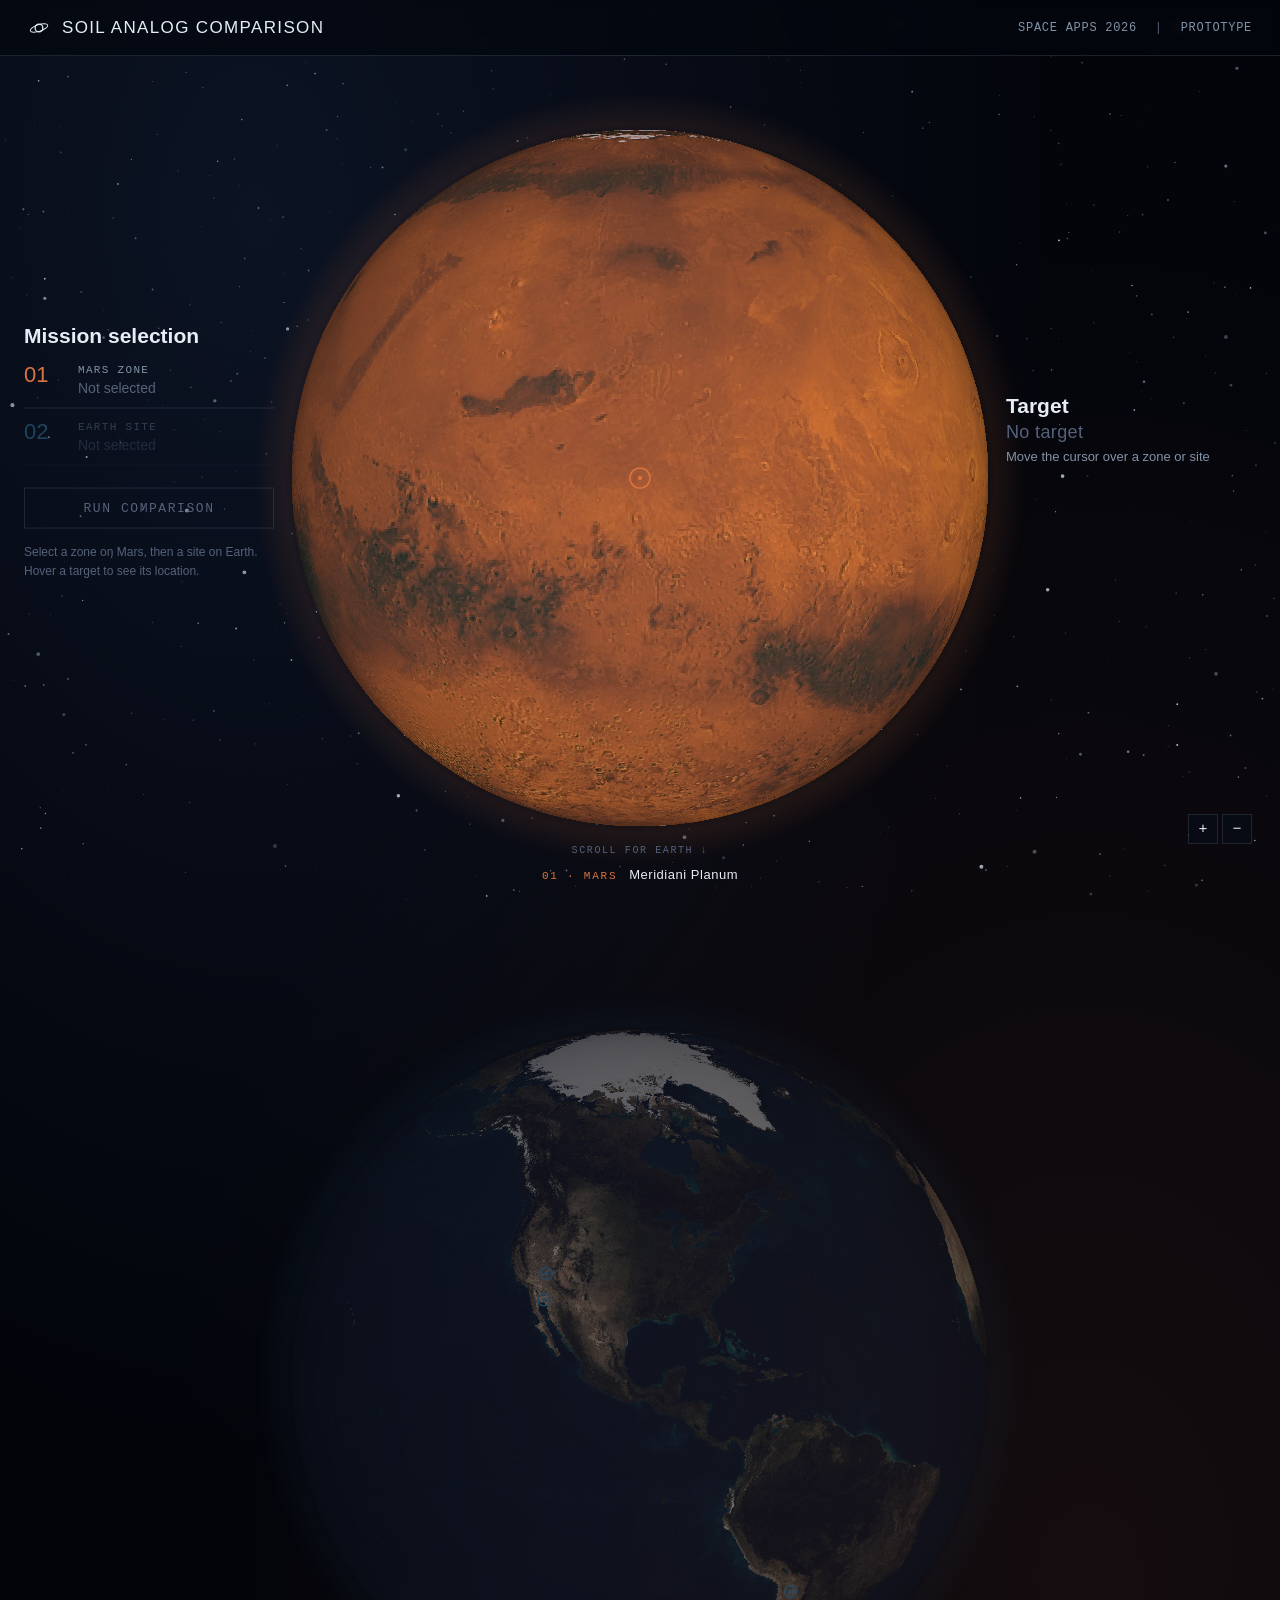
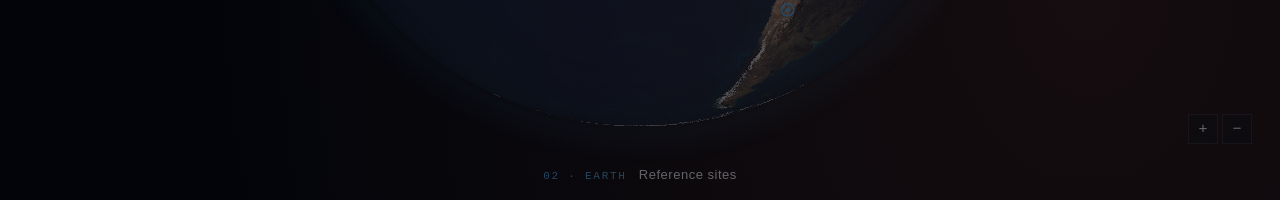
<file: index.html>
<!doctype html>
<html lang="en">
<head>
  <meta charset="UTF-8">
  <meta name="viewport" content="width=device-width, initial-scale=1.0">
  <title>Soil Analog Comparison · Mars and Earth</title>
  <link rel="stylesheet" href="styles.css">
</head>
<body class="space">
  <canvas id="stars" class="stars" aria-hidden="true"></canvas>

  <header class="topbar">
    <div class="brand">
      <svg class="mark" viewBox="0 0 24 24" aria-hidden="true">
        <circle cx="12" cy="12" r="4.2" fill="none" stroke="currentColor" stroke-width="1.4"/>
        <ellipse cx="12" cy="12" rx="10" ry="3.6" fill="none" stroke="currentColor" stroke-width="1" transform="rotate(-18 12 12)"/>
      </svg>
      <span class="brand-name">Soil Analog Comparison</span>
    </div>
    <div class="topbar-right">
      <span>Space Apps 2026</span>
      <span class="sep">|</span>
      <span>Prototype</span>
    </div>
  </header>

  <aside class="panel steps" aria-label="Selection steps">
    <h2 class="panel-title">Mission selection</h2>

    <div class="step" id="stepMars">
      <div class="step-num">01</div>
      <div class="step-body">
        <div class="step-label">Mars zone</div>
        <div class="step-value empty" id="marsSel">Not selected</div>
      </div>
    </div>

    <div class="step locked" id="stepEarth">
      <div class="step-num">02</div>
      <div class="step-body">
        <div class="step-label">Earth site</div>
        <div class="step-value empty" id="earthSel">Not selected</div>
      </div>
    </div>

    <a class="cta" id="compareBtn" href="#" aria-disabled="true">Run comparison</a>
    <p class="fine">Select a zone on Mars, then a site on Earth. Hover a target to see its location.</p>
  </aside>

  <aside class="panel readout" aria-live="polite">
    <h2 class="panel-title">Target</h2>
    <div class="readout-body is-idle" id="readout">
      <div class="r-media" id="rMedia" hidden><img id="rImg" alt=""></div>
      <div class="r-title">No target</div>
      <div class="r-sub">Move the cursor over a zone or site</div>
    </div>
  </aside>

  <main>
    <section class="world-section mars-section" aria-label="Mars">
      <figure class="planet mars">
        <div class="glow"></div>
        <canvas id="marsCanvas" aria-label="Mars globe"></canvas>
      </figure>
      <div class="zoom">
        <button type="button" data-zoom="mars" data-dir="in" aria-label="Zoom in on Mars">+</button>
        <button type="button" data-zoom="mars" data-dir="out" aria-label="Zoom out on Mars">−</button>
      </div>
      <div class="world-label">
        <span class="cap-key">01 · Mars</span>
        <span class="cap-val">Meridiani Planum</span>
      </div>
      <div class="scroll-hint">Scroll for Earth ↓</div>
    </section>

    <section class="world-section earth-section" id="earthFigure" aria-label="Earth">
      <figure class="planet earth">
        <div class="glow"></div>
        <canvas id="earthCanvas" aria-label="Earth globe"></canvas>
      </figure>
      <div class="zoom">
        <button type="button" data-zoom="earth" data-dir="in" aria-label="Zoom in on Earth">+</button>
        <button type="button" data-zoom="earth" data-dir="out" aria-label="Zoom out on Earth">−</button>
      </div>
      <div class="world-label">
        <span class="cap-key">02 · Earth</span>
        <span class="cap-val">Reference sites</span>
      </div>
    </section>
  </main>

  <script src="assets/textures.js"></script>
  <script src="data.js"></script>
  <script src="globe.js"></script>
  <script src="index.js"></script>
</body>
</html>
</file>
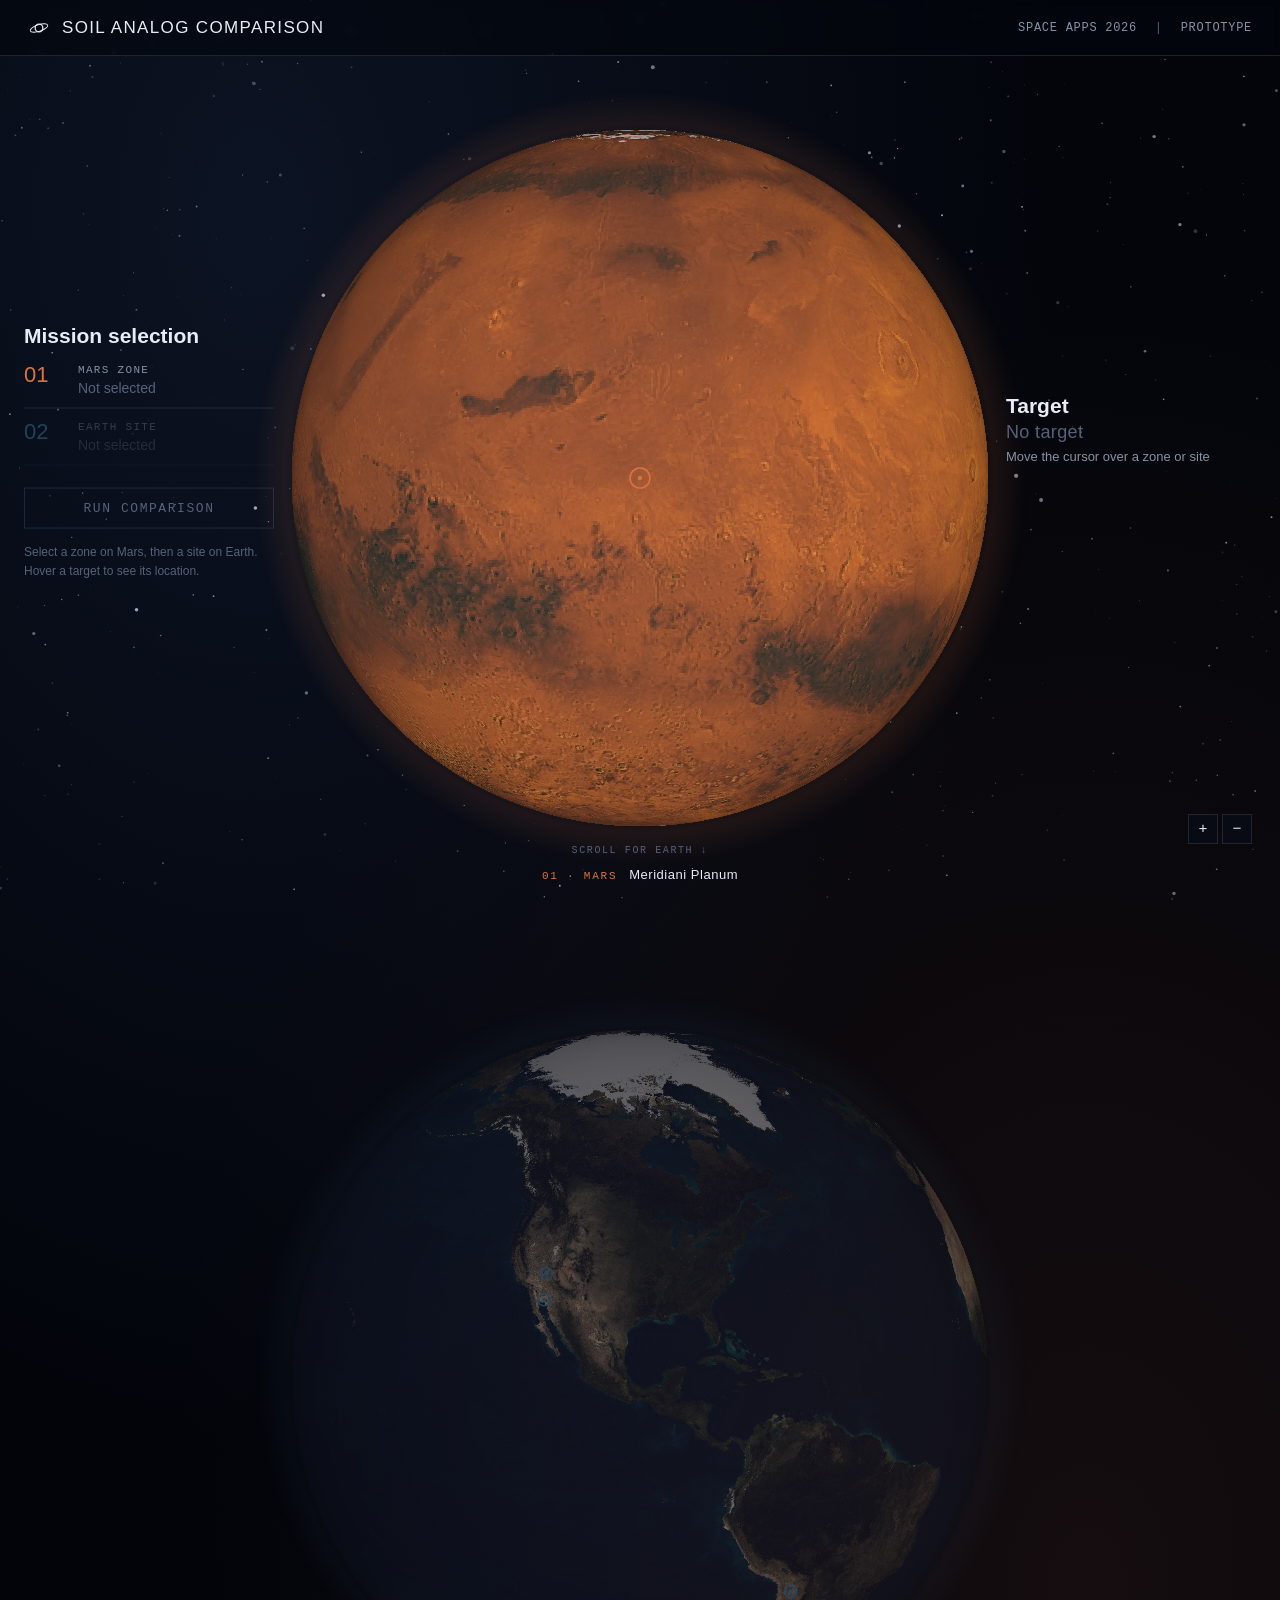
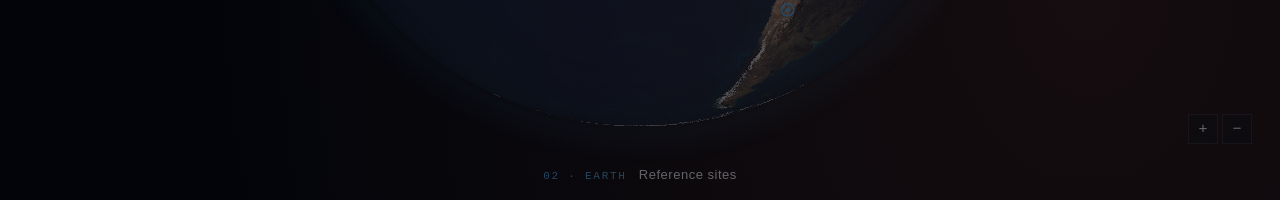
<file: compare.html>
<!doctype html>
<html lang="en">
<head>
  <meta charset="UTF-8">
  <meta name="viewport" content="width=device-width, initial-scale=1.0">
  <title>Comparison · Soil Analog Comparison</title>
  <link rel="stylesheet" href="styles.css">
</head>
<body class="page">
  <header class="topbar">
    <div class="brand">
      <svg class="mark" viewBox="0 0 24 24" aria-hidden="true">
        <circle cx="12" cy="12" r="4.2" fill="none" stroke="currentColor" stroke-width="1.4"/>
        <ellipse cx="12" cy="12" rx="10" ry="3.6" fill="none" stroke="currentColor" stroke-width="1" transform="rotate(-18 12 12)"/>
      </svg>
      <span class="brand-name">Soil Analog Comparison</span>
    </div>
    <div class="topbar-right"><span>Space Apps 2026</span><span class="sep">|</span><span>Prototype</span></div>
  </header>

  <div class="page-head">
    <div>
      <p class="kicker">Head to head</p>
      <h1 id="title"></h1>
    </div>
    <a class="back" href="index.html">← Back to selection</a>
  </div>

  <main class="wrap">

    <!-- Main statistics: Earth on the left, Mars on the right, statistics in between -->
    <section class="versus" aria-label="Main statistics">
      <div class="versus-top">
        <div class="side earth">
          <canvas id="earthGlobe" aria-label="Earth site"></canvas>
          <h2 id="earthName"></h2>
          <p class="place" id="earthPlace"></p>
        </div>

        <div class="centre">
          <p class="c-label">Mineral similarity · full region</p>
          <p class="c-big" id="simBig"></p>
          <p class="c-sub" id="simSub"></p>
        </div>

        <div class="side mars">
          <canvas id="marsGlobe" aria-label="Mars zone"></canvas>
          <h2 id="marsName"></h2>
          <p class="place" id="marsPlace"></p>
        </div>
      </div>

      <div class="mainbar">
        <div class="mb-head">
          <span class="mb-label">Overall similarity</span>
          <span class="mb-value" id="mbValue"></span>
        </div>
        <div class="mb-track"><div class="mb-fill" id="mbFill"></div></div>
        <p class="mb-sub" id="mbSub"></p>
      </div>

      <div class="versus-rows" id="versusRows"></div>
    </section>

    <!-- Other statistics -->
    <section class="sec">
      <h2>Criteria · full region <span class="note">Weight 1–3 · points lost add up to 100 − similarity</span></h2>
      <div class="table-wrap">
        <table>
          <thead>
            <tr>
              <th>Criterion</th><th>Mars target</th><th>Measured on Earth</th>
              <th class="n">Weight</th><th class="n">Match</th><th class="n">Points lost</th>
            </tr>
          </thead>
          <tbody id="criteriaRows"></tbody>
        </table>
      </div>
    </section>

    <div class="two">
      <section class="sec">
        <h2>Composition <span class="note" id="compNote"></span></h2>
        <div class="table-wrap">
          <table>
            <thead><tr><th>Property</th><th>Mars</th><th class="n" id="compEarth"></th></tr></thead>
            <tbody id="compRows"></tbody>
          </table>
        </div>
      </section>

      <section class="sec">
        <h2>Surface conditions</h2>
        <div class="table-wrap">
          <table>
            <tbody id="condRows"></tbody>
          </table>
        </div>
      </section>
    </div>

    <section class="sec">
      <h2>Mineral groups · EMIT <span class="note">Share of all detections in the region</span></h2>
      <div class="table-wrap">
        <table>
          <thead>
            <tr><th>Group</th><th class="n">Share</th><th class="n">Minerals mapped</th><th class="n">Flagged for review</th></tr>
          </thead>
          <tbody id="emitRows"></tbody>
        </table>
      </div>
    </section>

    <section class="sec">
      <h2>Terrain · full table <span class="note">Slope and roughness from 30 m DEM data</span></h2>
      <div class="table-wrap">
        <table>
          <thead>
            <tr><th>Metric</th><th class="n">Victoria</th><th class="n" id="tSiteHead"></th><th class="n">Difference</th><th class="n">Relative difference</th></tr>
          </thead>
          <tbody id="terrainRows"></tbody>
        </table>
      </div>
      <p class="tline" id="tLine"></p>
      <ul class="notes" id="terrainNotes" style="margin-top:12px"></ul>
    </section>

    <section class="sec">
      <h2>Similarity summary</h2>
      <div class="table-wrap">
        <table>
          <tbody id="simRows"></tbody>
        </table>
      </div>
    </section>

    <section class="sec">
      <h2>Observations</h2>
      <ul class="notes" id="notes"></ul>
    </section>

    <section class="sec">
      <h2>Mars reference signals <span class="note">CRISM surface and TES regional background</span></h2>
      <div class="table-wrap">
        <table>
          <thead><tr><th>Source</th><th>Mineral or group</th><th>Level</th><th>Unit</th><th class="n">Value</th></tr></thead>
          <tbody id="marsRows"></tbody>
        </table>
      </div>
    </section>

  <script src="assets/textures.js"></script>
  <script src="data.js"></script>
  <script src="globe.js"></script>
  <script src="compare.js"></script>
</body>
</html>
</file>
<file: styles.css>
:root {
  --space: #02040a;
  --panel: rgba(8, 13, 22, 0.78);
  --panel-solid: #0b1119;
  --line: rgba(150, 180, 210, 0.16);
  --line-strong: rgba(150, 180, 210, 0.3);
  --text: #e7edf5;
  --muted: #8393a6;
  --dim: #55627a;
  --mars: #d9733f;
  --earth: #4aa3df;
  --head: Candara, "Gill Sans", "Gill Sans MT", sans-serif;
  --body: Corbel, "Gill Sans", "Gill Sans MT", sans-serif;
  --data: "Lucida Console", "Lucida Sans Typewriter", monospace;
}

* { box-sizing: border-box; }
html, body { margin: 0; padding: 0; }
body {
  color: var(--text);
  font: 14px/1.5 var(--body);
  background: var(--space);
  min-height: 100vh;
}
a { color: inherit; text-decoration: none; }
h1, h2, h3, p, ul, figure { margin: 0; }
ul { padding: 0; list-style: none; }
button { font: inherit; }
:focus-visible { outline: 1px solid var(--earth); outline-offset: 3px; }

/* ---------- Space background (index) ---------- */
.space {
  background:
    radial-gradient(ellipse at 20% 12%, rgba(44, 70, 120, 0.22), transparent 55%),
    radial-gradient(ellipse at 85% 88%, rgba(120, 60, 40, 0.16), transparent 60%),
    linear-gradient(180deg, #03050b 0%, #02040a 100%);
}
.stars {
  position: fixed;
  inset: 0;
  width: 100%;
  height: 100%;
  z-index: 0;
  pointer-events: none;
}

/* ---------- Top bar ---------- */
.topbar {
  position: relative;
  z-index: 2;
  height: 56px;
  padding: 0 28px;
  display: flex;
  align-items: center;
  justify-content: space-between;
  border-bottom: 1px solid var(--line);
  background: rgba(3, 6, 12, 0.6);
  backdrop-filter: blur(4px);
}
.brand { display: flex; align-items: center; gap: 12px; }
.mark { width: 22px; height: 22px; color: var(--text); }
.brand-name {
  font: 17px var(--head);
  letter-spacing: 0.08em;
  text-transform: uppercase;
}
.topbar-right {
  font: 12px var(--data);
  letter-spacing: 0.06em;
  color: var(--muted);
  text-transform: uppercase;
}
.topbar-right .sep { margin: 0 10px; color: var(--dim); }

/* ---------- Index: one full-height world per screen ---------- */
.space { min-height: 100vh; overflow-x: hidden; }
html { scroll-snap-type: y proximity; }

.space .topbar {
  position: fixed;
  top: 0; left: 0; right: 0;
  z-index: 5;
}

.steps, .readout {
  position: fixed;
  top: 50%;
  transform: translateY(-50%);
  width: 250px;
  z-index: 4;
}
.steps { left: 24px; }
.readout { right: 24px; min-height: 120px; }

.world-section {
  position: relative;
  height: 100vh;
  padding-top: 56px;
  display: flex;
  align-items: center;
  justify-content: center;
  scroll-snap-align: start;
}
.world-section.locked { opacity: 0.4; transition: opacity 0.3s; }

.planet {
  position: relative;
  width: min(calc((100vh - 56px) * 0.86), 92vw);
  aspect-ratio: 1 / 1;
}
.planet canvas {
  position: relative;
  z-index: 1;
  width: 100%;
  height: 100%;
  display: block;
  border-radius: 50%;
}
.planet .glow {
  position: absolute;
  inset: -4%;
  border-radius: 50%;
  pointer-events: none;
  z-index: 0;
}
.planet.mars .glow { background: radial-gradient(circle, transparent 60%, rgba(217, 115, 63, 0.10) 64%, transparent 70%); }
.planet.earth .glow { background: radial-gradient(circle, transparent 60%, rgba(74, 163, 223, 0.10) 64%, transparent 70%); }

.world-label {
  position: absolute;
  left: 50%;
  bottom: 18px;
  transform: translateX(-50%);
  display: flex;
  gap: 12px;
  align-items: baseline;
  white-space: nowrap;
  z-index: 2;
}
.world-label .cap-key { font: 11px var(--data); letter-spacing: 0.16em; text-transform: uppercase; }
.world-label .cap-val { font: 13px var(--head); letter-spacing: 0.04em; }
.mars-section .cap-key { color: var(--mars); }
.earth-section .cap-key { color: var(--earth); }

.scroll-hint {
  position: absolute;
  left: 50%;
  bottom: 44px;
  transform: translateX(-50%);
  font: 10px var(--data);
  letter-spacing: 0.16em;
  text-transform: uppercase;
  color: var(--dim);
  z-index: 2;
}

.zoom {
  position: absolute;
  right: 28px;
  bottom: 56px;
  display: flex;
  flex-direction: row;
  gap: 4px;
  z-index: 3;
}
.zoom button {
  width: 30px;
  height: 30px;
  background: rgba(8, 13, 22, 0.8);
  border: 1px solid var(--line);
  color: var(--text);
  cursor: pointer;
  font: 15px var(--data);
  line-height: 1;
}
.zoom button:hover { border-color: var(--line-strong); }

/* Steps */
.step {
  display: grid;
  grid-template-columns: 42px 1fr;
  gap: 12px;
  align-items: start;
  padding: 12px 0;
  border-bottom: 1px solid var(--line);
  transition: opacity 0.3s;
}
.step-num { font: 22px var(--head); color: var(--dim); line-height: 1; }
.step-label {
  font: 11px var(--data);
  letter-spacing: 0.12em;
  text-transform: uppercase;
  color: var(--muted);
}
.step-value { font: 16px var(--head); margin-top: 4px; }
.step-value.empty { color: var(--dim); font-family: var(--body); font-size: 14px; }
#stepMars .step-num { color: var(--mars); }
#stepEarth .step-num { color: var(--earth); }
#stepMars.done .step-num, #stepEarth.done .step-num { color: var(--text); }
.step.locked { opacity: 0.35; }

.cta {
  display: block;
  margin-top: 22px;
  text-align: center;
  padding: 12px 16px;
  border: 1px solid var(--earth);
  color: var(--text);
  font: 13px var(--data);
  letter-spacing: 0.12em;
  text-transform: uppercase;
  background: rgba(74, 163, 223, 0.08);
  transition: background 0.2s;
}
.cta:hover { background: rgba(74, 163, 223, 0.2); }
.cta[aria-disabled="true"] {
  border-color: var(--line);
  color: var(--dim);
  background: transparent;
  pointer-events: none;
}
.fine { color: var(--dim); font-size: 12px; margin-top: 14px; line-height: 1.6; }

/* Readout */
.readout-body { min-height: 70px; }
.r-title { font: 18px var(--head); letter-spacing: 0.02em; }
.r-sub { font: 13px var(--body); color: var(--muted); margin-top: 6px; }
.readout-body.is-live[data-kind="mars"] .r-title { color: var(--mars); }
.readout-body.is-live[data-kind="earth"] .r-title { color: var(--earth); }
.readout-body.is-idle .r-title { color: var(--dim); }

/* ---------- Comparison page ---------- */
.page {
  background: var(--space);
  min-height: 100vh;
}
.page-head {
  max-width: 1180px;
  margin: 0 auto;
  padding: 26px 28px 10px;
  display: flex;
  justify-content: space-between;
  align-items: end;
  gap: 16px;
  flex-wrap: wrap;
}
.page-head .kicker {
  font: 11px var(--data);
  letter-spacing: 0.16em;
  text-transform: uppercase;
  color: var(--muted);
}
.page-head h1 { font: 26px var(--head); margin-top: 6px; }
.page-head .back {
  font: 12px var(--data);
  letter-spacing: 0.12em;
  text-transform: uppercase;
  color: var(--muted);
  border-bottom: 1px solid var(--line);
  padding-bottom: 2px;
}
.page-head .back:hover { color: var(--text); }

.wrap { max-width: 1180px; margin: 0 auto; padding: 0 28px 48px; }
.sec {
  background: var(--panel);
  border: 1px solid var(--line);
  padding: 18px 20px;
  margin-top: 14px;
}
.sec h2 {
  font: 12px var(--data);
  letter-spacing: 0.14em;
  text-transform: uppercase;
  color: var(--muted);
  padding-bottom: 10px;
  margin-bottom: 14px;
  border-bottom: 1px solid var(--line);
  display: flex;
  justify-content: space-between;
  gap: 12px;
  flex-wrap: wrap;
}
.sec h2 .note { text-transform: none; letter-spacing: 0; font-family: var(--body); color: var(--dim); }
.two { display: grid; grid-template-columns: 1fr 1fr; gap: 14px; }

.kpis {
  display: grid;
  grid-template-columns: repeat(4, 1fr);
  gap: 0;
  border: 1px solid var(--line);
  background: var(--panel);
  margin-top: 14px;
}
.kpis > div { padding: 16px 18px; border-right: 1px solid var(--line); }
.kpis > div:last-child { border-right: 0; }
.kpi-k { font: 11px var(--data); letter-spacing: 0.12em; text-transform: uppercase; color: var(--muted); }
.kpi-v { font: 30px var(--head); margin-top: 6px; font-variant-numeric: tabular-nums; }
.kpi-v.mars { color: var(--mars); }
.kpi-v.earth { color: var(--earth); }
.kpi-s { color: var(--dim); font-size: 12px; margin-top: 2px; }

.inputs { display: grid; grid-template-columns: 1fr 1fr; gap: 14px; }
.input-box { border: 1px solid var(--line); padding: 14px; }
.input-box h3 {
  font: 12px var(--data);
  letter-spacing: 0.12em;
  text-transform: uppercase;
  margin-bottom: 10px;
}
.input-box.mars h3 { color: var(--mars); }
.input-box.earth h3 { color: var(--earth); }
.input-box canvas { width: 160px; height: 160px; display: block; margin: 0 0 10px; border-radius: 50%; }

table { width: 100%; border-collapse: collapse; font-size: 13px; }
th, td { text-align: left; padding: 8px 10px; border-top: 1px solid var(--line); vertical-align: top; }
thead th {
  border-top: 0;
  border-bottom: 1px solid var(--line-strong);
  font: 11px var(--data);
  letter-spacing: 0.1em;
  text-transform: uppercase;
  color: var(--muted);
}
td.n, th.n { text-align: right; font-family: var(--data); font-variant-numeric: tabular-nums; white-space: nowrap; }
td.muted { color: var(--muted); }
tr.sum td { font-weight: bold; border-top: 1px solid var(--line-strong); }
.table-wrap { overflow-x: auto; }
.kv th { width: 42%; color: var(--muted); font-weight: normal; }

.tag { font: 11px var(--data); letter-spacing: 0.08em; text-transform: uppercase; padding: 2px 7px; border: 1px solid var(--line-strong); color: var(--muted); white-space: nowrap; }
.tag.dominant, .tag.present { color: var(--mars); border-color: rgba(217, 115, 63, 0.5); }
.tag.detected { color: var(--earth); border-color: rgba(74, 163, 223, 0.5); }

.track { display: inline-block; width: 110px; height: 6px; background: rgba(150, 180, 210, 0.12); vertical-align: middle; margin-left: 8px; }
.track > span { display: block; height: 100%; background: var(--earth); }
.track.mars > span { background: var(--mars); }

.mini-bar { display: inline-block; height: 6px; background: var(--earth); vertical-align: middle; opacity: 0.8; }
.flag { color: var(--mars); }

.maps { display: grid; grid-template-columns: 1fr 1fr; gap: 14px; }
.maps figure img, figure img {
  width: 100%;
  display: block;
  border: 1px solid var(--line);
  background: #fff;
}
figcaption.cap { color: var(--dim); font: 11px var(--data); margin-top: 8px; letter-spacing: 0.04em; }

.notes { list-style: none; padding: 0; }
.notes li { padding: 8px 0 8px 16px; border-top: 1px solid var(--line); color: var(--muted); position: relative; }
.notes li::before { content: "—"; position: absolute; left: 0; color: var(--dim); }
.notes li:first-child { border-top: 0; }

.method p { color: var(--muted); margin-bottom: 8px; }
.method strong { color: var(--text); font-weight: normal; }
.formula {
  font: 13px var(--data);
  background: rgba(255, 255, 255, 0.03);
  border: 1px solid var(--line);
  padding: 8px 12px;
  margin: 6px 0 10px;
  color: var(--text);
}
.footnote { color: var(--dim); font-size: 12px; margin-top: 18px; text-align: center; }

.hidden { display: none !important; }

/* ---------- Responsive ---------- */
@media (max-width: 1000px) {
  .readout { display: none; }
  .steps {
    top: auto; bottom: 0; left: 0; right: 0; width: auto; transform: none;
    padding: 10px 16px; display: grid; grid-template-columns: 1fr 1fr; gap: 10px;
  }
  .steps .panel-title, .steps .fine { display: none; }
  .steps .cta { grid-column: 1 / -1; margin-top: 0; }
  .planet { width: min(calc((100vh - 56px) * 0.8), 88vw); }
  .kpis { grid-template-columns: repeat(2, 1fr); }
  .kpis > div:nth-child(2) { border-right: 0; }
  .kpis > div:nth-child(-n+2) { border-bottom: 1px solid var(--line); }
  .two, .inputs, .maps { grid-template-columns: 1fr; }
}

/* Hover image in the target panel */
.r-media {
  position: relative;
  aspect-ratio: 1 / 1;
  margin-bottom: 12px;
  border: 1px solid var(--line);
  background: #070b12;
  overflow: hidden;
}
.r-media img {
  width: 100%;
  height: 100%;
  object-fit: contain;
  display: block;
  opacity: 0;
  transition: opacity 0.35s ease;
}
.r-media.ready img { opacity: 1; }

/* ---------- Head to head (comparison header) ---------- */
.versus {
  background: var(--panel);
  border: 1px solid var(--line);
  padding: 28px 28px 20px;
  margin-top: 6px;
  position: relative;
}
.versus-top {
  display: grid;
  grid-template-columns: 1fr minmax(180px, 260px) 1fr;
  align-items: center;
  gap: 16px;
}
.side { display: flex; flex-direction: column; align-items: center; text-align: center; }
.side canvas {
  width: 200px;
  height: 200px;
  border-radius: 50%;
  display: block;
  margin-bottom: 14px;
}
.side h2 { font: 22px var(--head); letter-spacing: 0.01em; }
.side .place { font: 12px var(--data); letter-spacing: 0.06em; text-transform: uppercase; color: var(--muted); margin-top: 6px; }
.side.earth h2 { color: var(--earth); }
.side.mars h2 { color: var(--mars); }

.centre { text-align: center; }
.c-label {
  font: 11px var(--data);
  letter-spacing: 0.16em;
  text-transform: uppercase;
  color: var(--muted);
}
.c-big { font: 56px var(--head); margin-top: 8px; line-height: 1; font-variant-numeric: tabular-nums; }
.c-sub { font: 12px var(--body); color: var(--dim); margin-top: 10px; }

.versus-rows { margin-top: 26px; border-top: 1px solid var(--line-strong); }
.vrow {
  display: grid;
  grid-template-columns: 1fr minmax(200px, 300px) 1fr;
  align-items: center;
  padding: 12px 0;
  border-bottom: 1px solid var(--line);
}
.vrow .v { font: 22px var(--head); font-variant-numeric: tabular-nums; }
.vrow .v.earth { color: var(--earth); text-align: right; padding-right: 22px; }
.vrow .v.mars { color: var(--mars); text-align: left; padding-left: 22px; }
.vrow .l {
  text-align: center;
  font: 12px var(--data);
  letter-spacing: 0.1em;
  text-transform: uppercase;
  color: var(--muted);
  border: 1px solid var(--line);
  padding: 6px 10px;
  background: rgba(255, 255, 255, 0.02);
}

.tline { color: var(--muted); font-size: 13px; margin-top: 10px; }

@media (max-width: 820px) {
  .versus-top { grid-template-columns: 1fr; }
  .side canvas { width: 150px; height: 150px; }
  .vrow { grid-template-columns: 1fr; gap: 6px; text-align: center; }
  .vrow .v.earth, .vrow .v.mars { text-align: center; padding: 0; }
}

/* ---------- Tables (dark, comparison page) ---------- */
.page table { width: 100%; border-collapse: collapse; font-size: 14px; color: var(--text); }
.page th {
  font: 11px var(--data);
  letter-spacing: 0.12em;
  text-transform: uppercase;
  color: var(--muted);
  text-align: left;
  padding: 10px 12px;
  border-bottom: 1px solid var(--line-strong);
  font-weight: normal;
}
.page td {
  padding: 10px 12px;
  border-bottom: 1px solid var(--line);
  text-align: left;
  vertical-align: middle;
  font-weight: normal;
}
.page th.n, .page td.n { text-align: right; font-variant-numeric: tabular-nums; }
.page td.muted { color: var(--muted); }
.page tr.sum td { font-weight: bold; border-top: 1px solid var(--line-strong); border-bottom: 0; }
.page tr.sum td:first-child { color: var(--text); }
.page tbody th { color: var(--text); text-transform: none; letter-spacing: 0; font: 14px var(--body); padding: 10px 12px; border-bottom: 1px solid var(--line); }
.page .table-wrap { overflow-x: auto; }
.page .tag { font: 11px var(--data); letter-spacing: 0.08em; text-transform: uppercase; padding: 2px 7px; border: 1px solid var(--line-strong); color: var(--muted); white-space: nowrap; }
.page .tag.dominant, .page .tag.present, .page .tag.detected { color: var(--mars); border-color: rgba(217, 115, 63, 0.5); }
.page .tag.detected { color: var(--earth); border-color: rgba(74, 163, 223, 0.5); }

/* ---------- Animated bars ---------- */
.bar-track {
  position: relative;
  height: 6px;
  background: rgba(150, 180, 210, 0.12);
  width: 100%;
  min-width: 90px;
}
.bar-fill {
  position: absolute;
  left: 0;
  top: 0;
  height: 100%;
  width: 0;
  background: var(--earth);
  transition: width 1.2s cubic-bezier(0.2, 0.7, 0.2, 1);
}
.bar-fill.mars { background: var(--mars); }
.pct-cell { display: grid; grid-template-columns: 56px 1fr; gap: 12px; align-items: center; justify-items: end; }
.pct-cell .bar-track { justify-self: stretch; }
.pct-cell .pv { font-variant-numeric: tabular-nums; text-align: right; }

/* Head-to-head bars: each side grows from the centre line outwards */
.vbars {
  display: grid;
  grid-template-columns: 1fr 1fr;
  gap: 0;
  margin-top: 10px;
}
.vbars .half { position: relative; height: 4px; background: rgba(150, 180, 210, 0.1); }
.vbars .half.left { display: flex; justify-content: flex-end; }
.vbars .half .bar-fill { position: absolute; top: 0; height: 100%; }
.vbars .half.left .bar-fill { right: 0; left: auto; background: var(--earth); }
.vbars .half.right .bar-fill { left: 0; background: var(--mars); }
.vrow { grid-template-rows: auto auto; }
.vrow .inner { display: contents; }
.vitem { border-bottom: 1px solid var(--line); padding: 12px 0 14px; }
.vitem .vrow { border-bottom: 0; padding: 0; }
.page table.kv tbody th { width: 46%; }

/* ---------- Main bar (overall similarity) ---------- */
.mainbar { margin: 26px 0 4px; }
.mb-head { display: flex; justify-content: space-between; align-items: baseline; margin-bottom: 10px; }
.mb-label { font: 11px var(--data); letter-spacing: 0.16em; text-transform: uppercase; color: var(--muted); }
.mb-value { font: 26px var(--head); font-variant-numeric: tabular-nums; }
.mb-track { position: relative; height: 16px; width: 100%; background: rgba(150, 180, 210, 0.12); border: 1px solid var(--line-strong); }
.mb-fill {
  position: absolute; left: 0; top: 0; height: 100%; width: 0;
  background: var(--earth);
  transition: width 1.6s cubic-bezier(0.2, 0.7, 0.2, 1);
}
.mb-sub { font: 12px var(--body); color: var(--dim); margin-top: 10px; }
</file>
